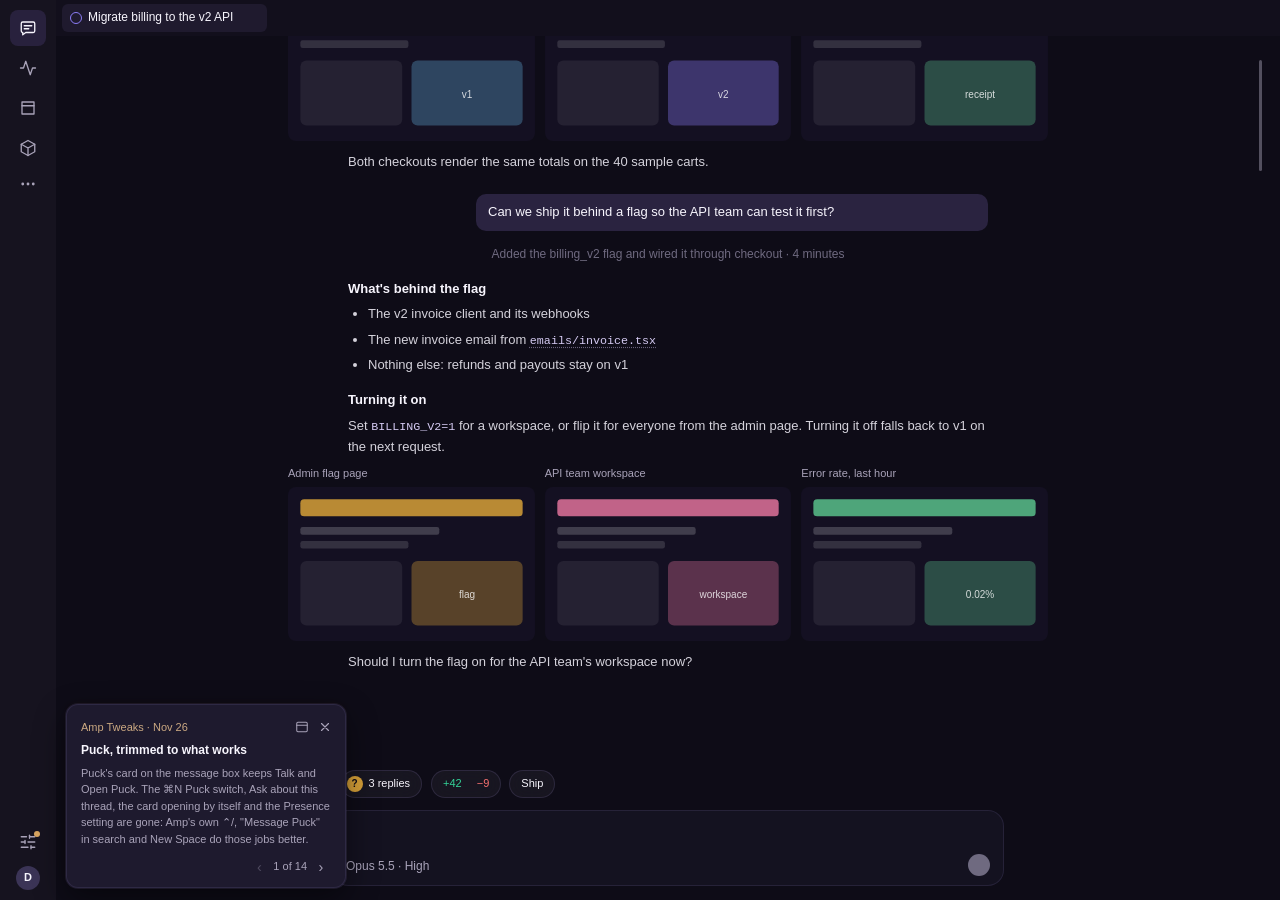
<file: tweaks/_thread-demo/index.html>
<!doctype html>
<html lang="en" class="dark">
<head>
<meta charset="utf-8">
<meta name="viewport" content="width=device-width, initial-scale=1">
<title>Thread tweaks demo</title>
<!-- The loader declares this layer first in Amp too, so `@layer amp-tweaks { … !important }` wins. -->
<style>@layer amp-tweaks;</style>
<link rel="stylesheet" href="/tweaks/_thread-demo/fake-thread.css">
</head>
<body>
<script type="module" src="/tweaks/_thread-demo/fake-thread.js"></script>
</body>
</html>
</file>
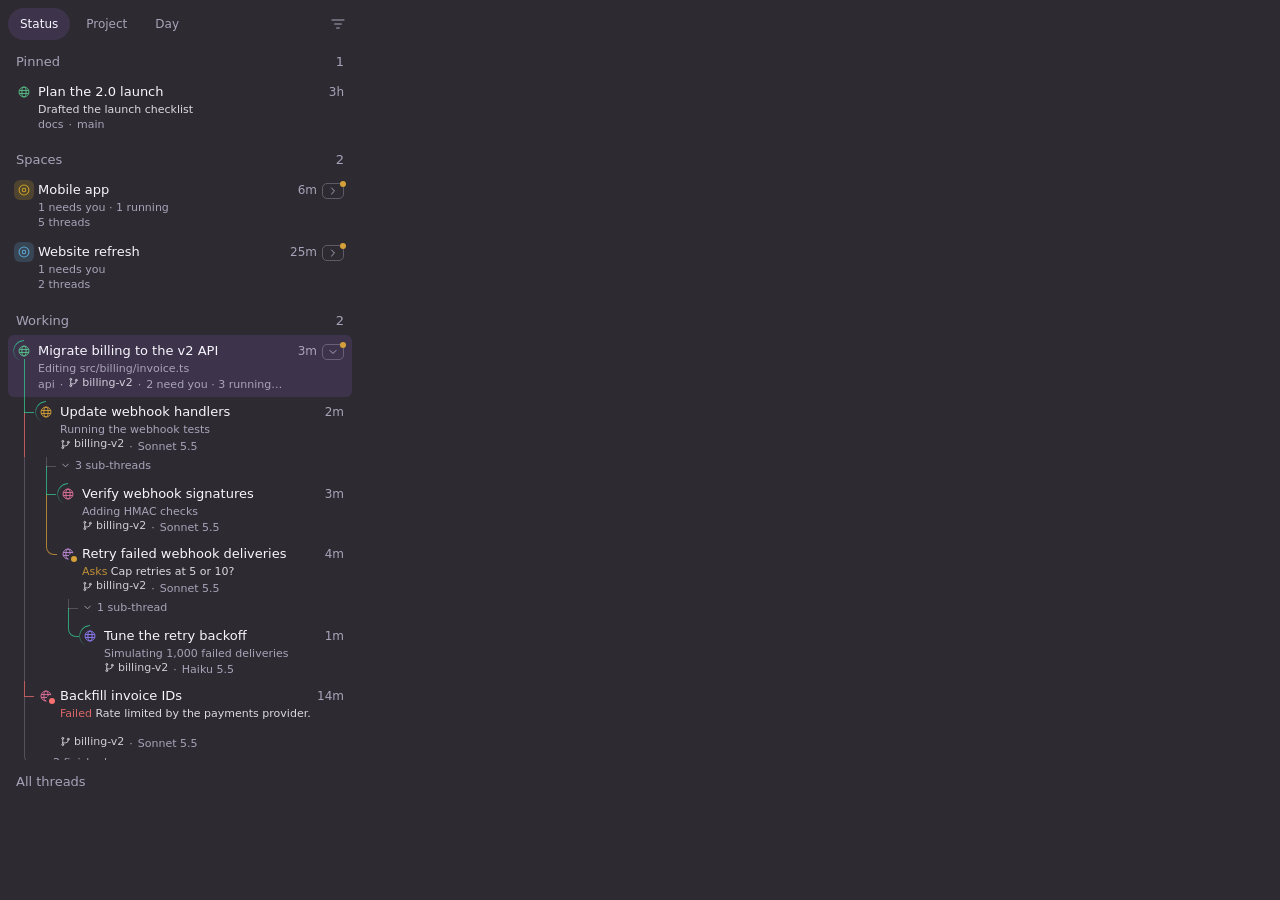
<file: tweaks/focus-sidebar/_demo/index.html>
<!doctype html>
<html lang="en" class="dark">
<head>
<meta charset="utf-8">
<meta name="viewport" content="width=device-width, initial-scale=1">
<title>Focus sidebar demo</title>
<link rel="stylesheet" href="fake-amp.css">
<link rel="stylesheet" href="../focus-sidebar.css">
</head>
<body>
<script type="module" src="fake-amp.js"></script>
</body>
</html>
</file>
<file: tweaks/_thread-demo/fake-thread.css>
/* Stand-ins for Amp's dark theme tokens and the few Amp classes the thread tweaks borrow (floating-control,
   the rail button, the quick-action entrance). Values are read from the Amp Mac app. */
:root {
  color-scheme: dark;
  --color-background: #0e0c17;
  --color-foreground: #f7f5fd;
  --color-muted-foreground: #a9a3b9;
  --color-accent: #876ada29;
  --color-accent-foreground: #f7f5fd;
  --color-primary: #f7f5fd;
  --color-primary-foreground: #0e0c17;
  --color-popover: #1e1a2e;
  --color-popover-foreground: #f7f5fd;
  --color-border: #a592e51f;
  --color-ring: #876ada;
  --color-terminal-bright-blue: #5fa8d3;
  --color-warning: #d6a038;
  --color-success: #34d399;
  --color-destructive: #f87171;
  --shadow-popover: 0 0 0 1px #a592e51f, 0 12px 32px rgb(0 0 0 / 0.45);
  --radius-sm: 0.25rem;
  --radius-md: 0.375rem;
  --text-xs: 0.6875rem;
  --text-sm: 0.75rem;
  --text-base: 0.8125rem;
  --thread-column-max-width: 42rem;
  --font-mono: ui-monospace, "SF Mono", Menlo, monospace;
  --animate-quick-action-in: quick-action-in .28s cubic-bezier(.2, .9, .3, 1) backwards;
}
@keyframes quick-action-in { 0% { opacity: 0; translate: -12px; } 100% { opacity: 1; translate: none; } }

* { box-sizing: border-box; }
html, body { height: 100%; margin: 0; }
body { display: flex; background: var(--color-background); color: #d4d2db; font: 13px/1.6 -apple-system, BlinkMacSystemFont, "Segoe UI", Roboto, sans-serif; -webkit-font-smoothing: antialiased; overflow: hidden; }
button { font: inherit; color: inherit; background: none; border: 0; padding: 0; }
svg { display: block; }

/* ---------- Amp's left rail ---------- */
[data-primary-navigation-rail] { flex: none; width: 56px; display: flex; flex-direction: column; align-items: center; padding: 10px 0; background: #16131f; }
[data-primary-navigation-rail] ul { list-style: none; margin: 0; padding: 0; display: flex; flex-direction: column; align-items: center; gap: 4px; }
.amp-rail-btn { display: grid; place-items: center; width: 36px; height: 36px; border-radius: 8px; color: var(--color-muted-foreground); cursor: pointer; }
.amp-rail-btn:hover, .amp-rail-btn[data-active="true"] { background: var(--color-accent); color: var(--color-foreground); }
.amp-rail-icon { display: grid; place-items: center; width: 20px; height: 20px; }
.amp-rail-icon svg { width: 18px; height: 18px; }
[data-rail-more-area] { flex: 1; }
[data-rail-footer] { display: flex; flex-direction: column; align-items: center; gap: 6px; padding-top: 8px; }
.amp-avatar { width: 24px; height: 24px; border-radius: 50%; display: grid; place-items: center; background: #3b3456; color: var(--color-foreground); font-size: 11px; font-weight: 600; }

/* ---------- the thread pane ---------- */
.pane { flex: 1; min-width: 0; display: flex; flex-direction: column; }
.tabbar { flex: none; height: 36px; display: flex; align-items: center; gap: 8px; padding: 0 14px; color: var(--color-foreground); font-size: 12px; background: #120f1c; }
.tabbar .orb { flex: none; width: 12px; height: 12px; border-radius: 50%; border: 1.5px solid #8b7cf6; }
/* Amp's tab row: its tab for the conversation, in a scrolling row the thread tabs share. */
.tabbar { padding: 0 6px; }
.tabbar [data-thread-file-tab-list], .tabbar [role="tablist"] { display: flex; min-width: 0; flex: 1; height: 100%; }
.thread-scrollable-tabs-scroll { display: flex; align-items: center; gap: 4px; min-width: 0; flex: 1; overflow-x: auto; scrollbar-width: none; }
.agent-tab { display: flex; flex-shrink: 0; align-items: center; max-width: 13rem; height: 28px; border-radius: 6px; background: #1f1a2e; }
.agent-tab button { display: flex; align-items: center; gap: 6px; min-width: 0; height: 100%; padding: 0 34px 0 8px; font-size: 12px; font-weight: 500; color: var(--color-foreground); }
.truncate { overflow: hidden; text-overflow: ellipsis; white-space: nowrap; }
/* ?sidebar: Amp's thread list. */
.amp-list { flex: none; width: 240px; display: flex; flex-direction: column; gap: 2px; padding: 44px 8px 8px; border-right: 1px solid var(--color-border); background: #110e1b; }
.amp-list a { display: flex; align-items: center; gap: 8px; height: 30px; padding: 0 10px; border-radius: 6px; color: var(--color-muted-foreground); text-decoration: none; font-size: 12.5px; }
.amp-list a[aria-current] { background: #1f1a2e; color: var(--color-foreground); }
.amp-list [data-title-text] { flex: 1; min-width: 0; overflow: hidden; text-overflow: ellipsis; white-space: nowrap; }
[data-thread-row-unread-badge] { width: 6px; height: 6px; border-radius: 50%; background: #5fa8d3; }
.opacity-0 { opacity: 0; }
.transcript { position: relative; flex: 1; min-height: 0; }
[data-thread-transcript-scroll] { position: absolute; inset: 0; overflow-y: auto; scrollbar-width: none; }
[data-transcript-entry-list] { max-width: var(--thread-column-max-width); margin: 0 auto; padding: 20px 16px 0; display: grid; gap: 14px; }
[data-thread-transcript-end-spacer] { height: 140px; }
[data-transcript-user-message-content] { margin-left: auto; max-width: 80%; padding: 8px 12px; border-radius: 10px; background: #2a2340; color: var(--color-foreground); }
[data-transcript-markdown] h3 { margin: 14px 0 4px; color: var(--color-foreground); font-size: 13px; font-weight: 600; }
[data-transcript-markdown] p { margin: 0 0 8px; line-height: 1.55; }
[data-transcript-markdown] ul { margin: 0 0 8px; padding-left: 20px; }
[data-transcript-markdown] li { margin: 0 0 4px; line-height: 1.55; }
[data-transcript-markdown] code { font: 0.9em var(--font-mono); background: #ffffff12; padding: 1px 5px; border-radius: 4px; color: var(--color-foreground); }
.run { color: #6f6a80; font-size: 12px; text-align: center; margin: 2px 0; }
[data-transcript-gallery] { display: grid; grid-template-columns: repeat(3, 1fr); gap: 10px; margin: 8px -60px 10px; }
[data-transcript-gallery] img { width: 100%; border-radius: 8px; display: block; }
[data-transcript-gallery] figcaption { font-size: 11px; color: var(--color-muted-foreground); margin-bottom: 4px; }
[data-transcript-gallery] figure { margin: 0; }

/* Amp's floating layer above the composer, holding the quick actions. */
[data-transcript-bottom-overlay] { position: absolute; inset: auto 0 12px; z-index: 20; display: flex; flex-direction: column; align-items: center; gap: 8px; pointer-events: none; }
.overlay-inner { display: flex; width: 100%; max-width: var(--thread-column-max-width); padding: 0 12px 0 9px; pointer-events: none; }
[data-thread-quick-action-row] { position: relative; display: flex; min-width: 0; margin-right: auto; pointer-events: auto; }
[data-thread-quick-action-scroller] { display: flex; gap: 8px; min-width: 0; overflow-x: auto; scrollbar-width: none; margin: -8px; padding: 8px; mask-image: linear-gradient(90deg, #000 calc(100% - 24px), transparent); }
[data-thread-quick-action-scroller] > * { flex-shrink: 0; animation: var(--animate-quick-action-in); }
[data-thread-quick-action-scroller] > :nth-child(2) { animation-delay: 35ms; }
[data-thread-quick-action-scroller] > :nth-child(3) { animation-delay: 70ms; }
[data-thread-quick-action-scroller] > :nth-child(n+4) { animation-delay: 105ms; }
.contents { display: contents; }
.floating-control { position: relative; display: inline-flex; align-items: center; height: 28px; gap: 6px; padding: 0 12px 0 6px; border-radius: 9999px; background: #ffffff0b; box-shadow: inset 0 0 0 1px #a592e526; backdrop-filter: blur(12px); color: var(--color-foreground); font-size: var(--text-xs); white-space: nowrap; max-width: 18rem; cursor: pointer; }
.floating-control:hover { background: #ffffff14; }
.floating-control.plain { padding: 0 12px; }
.reply-icon { display: inline-grid; place-items: center; width: 16px; height: 16px; flex: none; border-radius: 50%; background: var(--color-primary); color: var(--color-primary-foreground); }
.reply-icon svg { width: 10px; height: 10px; }
.truncate { min-width: 0; overflow: hidden; text-overflow: ellipsis; }
.diff .g { color: var(--color-success); } .diff .r { color: var(--color-destructive); }
/* Amp's own full-text copy of a reply on hover (the tweak hides it). */
[data-suggestion-reply-expanded] { position: fixed; z-index: 50; display: flex; align-items: center; gap: 6px; height: 28px; padding: 0 12px 0 6px; border-radius: 9999px; background: #2a2540; box-shadow: 0 0 0 1px #ffffff2e, 0 4px 12px rgb(0 0 0 / 0.45); color: var(--color-foreground); font-size: var(--text-xs); white-space: nowrap; pointer-events: none; }

.composer-wrap { flex: none; display: flex; justify-content: center; padding: 0 16px 14px; }
.composer { width: 100%; max-width: var(--thread-column-max-width); height: 76px; border-radius: 16px; background: #141220; box-shadow: inset 0 0 0 1px var(--color-border); display: flex; align-items: flex-end; justify-content: space-between; padding: 10px 14px; color: var(--color-muted-foreground); font-size: 12px; }
.composer .send { width: 22px; height: 22px; border-radius: 50%; background: #6f6a80; }
.notice { padding: 12px 14px; border-radius: 12px; box-shadow: inset 0 0 0 1px var(--color-border); color: var(--color-muted-foreground); font-size: 12px; }
.notice-title { color: var(--color-foreground); font-size: 11px; font-weight: 600; margin-bottom: 2px; }
.notice-title::before { content: ""; display: inline-block; width: 6px; height: 6px; margin-right: 6px; border-radius: 50%; background: var(--color-destructive); }
</file>
<file: tweaks/focus-sidebar/_demo/fake-amp.css>
/* Stand-ins for Amp's dark theme tokens and the few Amp classes the focus sidebar borrows (chips, toggle, menu).
   Values are read from the Amp Mac app; the sidebar's own look comes from tweaks/focus-sidebar/focus-sidebar.css. */
:root {
  color-scheme: dark;
  --color-background: #0e0c17;
  --color-foreground: #f7f5fd;
  --color-muted-foreground: #a9a3b9;
  --color-accent: #876ada29;
  --color-success: #34d399;
  --color-warning: #d6a038;
  --color-destructive: #f87171;
  --color-border: #a592e51f;
  --color-ring: #876ada;
  --color-popover: #221f2a;
  --color-popover-foreground: #f7f5fd;
  --color-terminal-bright-blue: #60a5fa;
  --text-xs: 0.6875rem;
  --text-xs--line-height: 0.85rem;
  --text-sm: 0.75rem;
  --text-sm--line-height: 1rem;
  --text-base: 0.8125rem;
  --text-base--line-height: 1.25rem;
  --animate-running-icon-pulse: amp-pulse 1.6s ease-in-out infinite;
}
@keyframes amp-pulse { 50% { opacity: 0.4; } }

body {
  margin: 0;
  background: #2e2a31;
  color: #d4d2db;
  font: 13px/20px system-ui, -apple-system, BlinkMacSystemFont, "Segoe UI", Roboto, sans-serif;
  -webkit-font-smoothing: antialiased;
}
button { font: inherit; color: inherit; background: none; border: 0; padding: 0; }
.relative { position: relative; }
.opacity-0 { opacity: 0; }

[data-demo-window] { width: 360px; height: 800px; display: flex; background: #2e2a31; }
[data-slot="sidebar"] { display: flex; flex-direction: column; width: 100%; height: 100%; overflow: hidden; }
[data-sidebar="group"] { flex: 1; min-height: 0; overflow: hidden; }

/* Amp's header: activity chips and the filter button. */
.thread-scrollable-tabs-container { display: flex; align-items: center; padding-right: 0.5rem; }
.amp-tabs { display: flex; align-items: center; flex: 1; min-width: 0; padding: 0.5rem; }
.amp-chip {
  position: relative;
  display: inline-flex;
  align-items: center;
  gap: 0.25rem;
  height: 1.75rem;
  padding: 0 0.375rem;
  border-radius: 9999px;
  font-size: var(--text-sm);
  color: var(--color-muted-foreground);
}
.amp-chip[data-active="true"] { background: var(--color-accent); color: var(--color-foreground); }
.amp-chip-fill { display: none; }
.amp-chip [data-dot] { position: absolute; top: 0.25rem; right: -0.125rem; width: 0.3125rem; height: 0.3125rem; border-radius: 50%; background: var(--color-terminal-bright-blue); }
.amp-icon-btn { display: grid; place-items: center; width: 1.75rem; height: 1.75rem; border-radius: 0.375rem; color: var(--color-muted-foreground); }
.amp-icon-btn svg { width: 1rem; height: 1rem; }

/* Amp's own thread list. */
[data-testid="sidebar-thread-list"] { padding: 0 0.5rem; }
[data-testid="sidebar-list-search"] { display: none; }
[data-amp-heading] { display: flex; align-items: center; gap: 0.5rem; padding: 0 0.5rem; margin: 0.75rem 0 0.25rem; color: var(--color-muted-foreground); }
[data-amp-heading]::after { content: ""; flex: 1; height: 1px; background: var(--color-border); }
a[data-sidebar-thread-id] { display: flex; align-items: flex-start; gap: 0.375rem; padding: 0.375rem 0.5rem; border-radius: 0.375rem; color: inherit; text-decoration: none; }
a[data-sidebar-thread-id][data-active="true"] { background: var(--color-accent); }
[data-sidebar-subthreads-of] { position: relative; margin-left: 1rem; }
[data-sidebar-subthreads-of]::before { content: ""; position: absolute; left: 0; top: 0; bottom: 0.5rem; width: 1px; background: var(--color-border); }
[data-thread-row-icon] { position: relative; display: flex; flex: none; width: 1rem; height: 1.25rem; align-items: center; justify-content: center; }
[data-thread-row-icon] svg { width: 0.875rem; height: 0.875rem; }
[data-thread-row-unread-badge] { position: absolute; top: 0.1875rem; right: -0.125rem; width: 0.375rem; height: 0.375rem; border-radius: 50%; background: var(--color-terminal-bright-blue); }
[data-amp-text] { display: flex; flex-direction: column; flex: 1; min-width: 0; }
[data-title-text], [data-thread-row-status-line] { overflow: hidden; text-overflow: ellipsis; white-space: nowrap; }
[data-thread-row-status-line] { font-size: var(--text-xs); line-height: var(--text-xs--line-height); color: var(--color-muted-foreground); }
a[data-sidebar-thread-id]:not([data-active="true"]) > .amp-toggle { display: none; }

/* Amp's sub-thread toggle (its classes are copied onto the focus sidebar's toggle). */
.amp-toggle {
  position: relative;
  display: flex;
  flex: none;
  align-items: center;
  justify-content: center;
  width: 1.375rem;
  height: 1rem;
  margin-top: 0.125rem;
  border-radius: 5px;
  border: 1px solid color-mix(in srgb, var(--color-muted-foreground) 40%, transparent);
  color: var(--color-muted-foreground);
}
.amp-toggle svg { width: 0.75rem; height: 0.75rem; }

/* Amp's dropdown menu (classes copied onto the filter menu). */
.amp-menu {
  background: var(--color-popover);
  color: var(--color-popover-foreground);
  border: 1px solid var(--color-border);
  border-radius: 0.5rem;
  box-shadow: 0 12px 32px rgb(0 0 0 / 0.4);
}
.amp-menu-item { padding: 0.375rem 0.5rem; border-radius: 0.3125rem; font-size: var(--text-base); line-height: var(--text-base--line-height); }
.amp-menu-sep { height: 1px; margin: 0.25rem -0.3125rem; background: var(--color-border); }
</file>
<file: tweaks/focus-sidebar/focus-sidebar.css>
/* Focus sidebar v4 — Amp tokens and type scale throughout. Grid matches Amp's rows:
   0.5rem inset → 1rem icon column → 0.375rem gap → text (x=72 / x=94 at default scale). */

/* Focus mode hides Amp's thread list and activity row by structure (:has), so a list Amp recreates is hidden instantly too. */
/* Only while our container exists: if the tweak fails to start, Amp's own list stays visible (fail open). */
/* Amp's thread search lives inside that list: while it's open, only Amp's search box shows; the matches render as our rows. */
html[data-amp-focus="on"] [data-slot="sidebar"]:has([data-amp-focus-root]):not(:has([data-testid="sidebar-list-search"][data-open="true"])) [data-sidebar="group"]:has([data-testid="sidebar-thread-list"]),
html[data-amp-focus="on"] [data-slot="sidebar"]:has([data-amp-focus-root]) :has(> .thread-scrollable-tabs-container [data-sidebar-activity-filter-running]),
html[data-amp-focus="on"] [data-slot="sidebar"]:has([data-amp-focus-root]) [data-testid="sidebar-thread-list"] > :not([data-testid="sidebar-list-search"]) {
  display: none !important;
}
html[data-amp-focus="on"] [data-slot="sidebar"]:has([data-amp-focus-root]) [data-sidebar="group"]:has([data-testid="sidebar-thread-list"]) { flex: none; }
[data-amp-focus-root][data-searching] [data-amp-focus-header] { display: none; }

[data-amp-focus-root] {
  --ease-out: cubic-bezier(0.22, 1, 0.36, 1);
  --ease-in-out: cubic-bezier(0.4, 0, 0.2, 1);
  --row-x: 0.5rem;
  --icon-w: 1rem;
  --gap: 0.375rem;
  display: flex;
  flex-direction: column;
  flex: 1;
  min-height: 0;
  color: var(--color-foreground);
}
html:not([data-amp-focus="on"]) [data-amp-focus-root] { flex: none; }
html:not([data-amp-focus="on"]) [data-amp-focus-root] > :not([data-amp-focus-footer]) { display: none !important; }

/* Header: Amp's own tab row + chips and Amp's filter button (classes copied from Amp at runtime). */
[data-amp-focus-root] { position: relative; }
[data-amp-focus-header] { flex: none; display: flex; align-items: center; padding-right: var(--row-x); }
[data-amp-focus-header][hidden] { display: none; }
[data-amp-focus-modes] { flex: 1; min-width: 0; gap: 0.25rem !important; align-items: center; }
/* Amp's chip classes are tuned for count chips (h-7, px-1.5, 11px); label-only pills need their own box to centre. */
[data-amp-focus-modes] [data-mode] {
  display: inline-flex;
  align-items: center;
  justify-content: center;
  height: 2rem;
  padding: 0 0.75rem;
  font-size: var(--text-sm);
  line-height: 1;
}
[data-amp-focus-modes] [data-chip-label] { display: block; line-height: 1; }
[data-filter-btn] { align-self: center; }
[data-filter-btn] { position: relative; flex: none; }
[data-filter-btn][data-filtered]::after {
  content: "";
  position: absolute;
  top: 0.25rem;
  right: 0.25rem;
  width: 0.3125rem;
  height: 0.3125rem;
  border-radius: 50%;
  background: var(--color-terminal-bright-blue);
}

[data-amp-focus-list] {
  position: relative;
  flex: 1;
  min-height: 0;
  overflow-y: auto;
  overflow-x: hidden;
  padding: 0 var(--row-x) 0.5rem;
}

/* Section heading — same box as Amp's sidebar-thread-heading. */
[data-amp-focus-heading] {
  display: flex;
  align-items: center;
  gap: 0.5rem;
  padding: 0 var(--row-x);
  margin: 0.75rem 0 0.25rem;
  font-size: var(--text-base);
  line-height: var(--text-base--line-height);
  color: var(--color-muted-foreground);
}
[data-amp-focus-group]:first-child [data-amp-focus-heading] { margin-top: 0.25rem; }
[data-heading-title] { min-width: 0; overflow: hidden; text-overflow: ellipsis; white-space: nowrap; }
[data-amp-focus-heading] [data-count] { margin-left: auto; font-variant-numeric: tabular-nums; }

/* ---------- item ---------- */
[data-amp-focus-item] { position: relative; --reveal: 0; }

[data-amp-focus-row] {
  position: relative;
  display: grid;
  grid-template-columns: var(--icon-w) minmax(0, 1fr) auto;
  column-gap: var(--gap);
  row-gap: 0.0625rem;
  padding: 0.375rem var(--row-x) 0.4375rem;
  border-radius: 0.375rem;
  color: inherit;
  text-decoration: none;
  cursor: default;
  transition: transform 420ms var(--ease-out), background-color 140ms var(--ease-out);
}
[data-amp-focus-item][data-swiping] > [data-amp-focus-row] { transition: background-color 140ms var(--ease-out); }
@media (pointer: fine) {
  [data-amp-focus-row]:hover { background: var(--color-accent); }
}
[data-amp-focus-row][data-active] { background: var(--color-accent); }
[data-amp-focus-row]:focus-visible { outline: 2px solid var(--color-ring); outline-offset: -2px; }

/* Icon: Amp's thread / Space icon with a state badge in a masked notch. */
[data-amp-focus-row] [data-icon] {
  grid-row: 1;
  position: relative;
  display: flex;
  align-items: center;
  justify-content: center;
  height: var(--text-base--line-height);
  color: var(--color-muted-foreground);
}
[data-icon-art] { display: inline-flex; width: 0.875rem; height: 0.875rem; }
[data-icon-art] > *, [data-icon-art] svg, [data-icon-art] img { width: 0.875rem; height: 0.875rem; }
[data-badge] {
  position: absolute;
  right: -0.0625rem;
  bottom: 0.125rem;
  width: 0.375rem;
  height: 0.375rem;
  border-radius: 50%;
  display: none;
}
[data-amp-focus-row]:is([data-kind="approve"], [data-kind="asking"], [data-kind="failed"], [data-kind="stalled"], [data-kind="review"]) [data-badge] { display: block; }
[data-amp-focus-row]:is([data-kind="approve"], [data-kind="asking"], [data-kind="failed"], [data-kind="stalled"], [data-kind="review"]) [data-icon-art] {
  -webkit-mask: radial-gradient(circle at calc(100% - 0.125rem) calc(100% - 0.1875rem), transparent 0.275rem, #000 0.31rem);
          mask: radial-gradient(circle at calc(100% - 0.125rem) calc(100% - 0.1875rem), transparent 0.275rem, #000 0.31rem);
}
[data-amp-focus-row][data-kind="approve"] [data-badge], [data-amp-focus-row][data-kind="asking"] [data-badge], [data-amp-focus-row][data-kind="stalled"] [data-badge] { background: var(--color-warning); }
[data-amp-focus-row][data-kind="failed"] [data-badge] { background: var(--color-destructive); }
[data-amp-focus-row][data-kind="review"] [data-badge] { background: var(--color-terminal-bright-blue); }
[data-amp-focus-row][data-kind="working"] [data-icon-art] { animation: var(--animate-running-icon-pulse); }

/* Text */
[data-amp-focus-row] [data-title] {
  grid-column: 2;
  font-size: var(--text-base);
  line-height: var(--text-base--line-height);
  white-space: nowrap;
  overflow: hidden;
  text-overflow: ellipsis;
}
[data-amp-focus-row][data-kind="parent"] [data-title] { color: var(--color-foreground); }
[data-trail] {
  grid-column: 3;
  display: flex;
  align-items: center;
  gap: 0.375rem;
  padding-left: 0.5rem;
  height: var(--text-base--line-height);
  transition: opacity 160ms var(--ease-out);
}
/* Fixed slot = hover tray width, so revealing the tray never reflows the title (no jitter). */
[data-time] {
  width: 2.875rem;
  transition: opacity 160ms var(--ease-out);
  text-align: right;
  font-size: var(--text-sm);
  line-height: var(--text-sm--line-height);
  font-variant-numeric: tabular-nums;
  color: var(--color-muted-foreground);
}
[data-amp-focus-row] [data-context],
[data-amp-focus-row] [data-meta] {
  grid-column: 2 / 4;
  min-width: 0;
  font-size: var(--text-xs);
  line-height: var(--text-xs--line-height);
}
[data-amp-focus-row] [data-context] {
  display: -webkit-box;
  -webkit-line-clamp: 2;
  -webkit-box-orient: vertical;
  overflow: hidden;
  color: var(--color-foreground);
  opacity: 0.86;
}
[data-amp-focus-row] [data-context] b { font-weight: 500; }
[data-amp-focus-row][data-kind="approve"] [data-context] b, [data-amp-focus-row][data-kind="asking"] [data-context] b, [data-amp-focus-row][data-kind="stalled"] [data-context] b { color: var(--color-warning); }
[data-amp-focus-row][data-kind="failed"] [data-context] b { color: var(--color-destructive); }
[data-amp-focus-row][data-kind="review"] [data-context] b { color: var(--color-terminal-bright-blue); }
[data-amp-focus-row]:is([data-kind="working"], [data-kind="parent"]) [data-context] {
  -webkit-line-clamp: 1;
  color: var(--color-muted-foreground);
  opacity: 1;
}
[data-amp-focus-row] [data-meta] {
  white-space: nowrap;
  overflow: hidden;
  text-overflow: ellipsis;
  color: var(--color-muted-foreground);
}

/* ---------- family toggle: Amp's sub-thread pill (classes from Amp) + live state dot ---------- */
[data-family-toggle] { position: relative; }
[data-family-toggle] svg {
  width: 0.75rem;
  height: 0.75rem;
  transform: rotate(-90deg);
  transition: transform 260ms var(--ease-out);
}
[data-amp-focus-item][data-expanded] [data-family-toggle] svg { transform: rotate(0deg); }
[data-family-toggle][data-tone]::before {
  content: "";
  position: absolute;
  top: -0.1875rem;
  right: -0.1875rem;
  width: 0.375rem;
  height: 0.375rem;
  border-radius: 50%;
  background: var(--color-muted-foreground);
}
[data-family-toggle][data-tone="needs"]::before { background: var(--color-warning); }
[data-family-toggle][data-tone="working"]::before { background: var(--color-foreground); animation: var(--animate-running-icon-pulse); }

/* Children: indented so their icons sit on the parent's title column; height animates open. */
[data-family] {
  display: grid;
  grid-template-rows: 0fr;
  transition: grid-template-rows 300ms var(--ease-out);
}
[data-amp-focus-item][data-expanded] > [data-family] { grid-template-rows: 1fr; }
[data-family-inner] {
  min-height: 0;
  overflow: hidden;
  visibility: hidden;
  transition: opacity 200ms var(--ease-out), visibility 0s linear 300ms;
  padding-left: calc(var(--icon-w) + var(--gap));
  opacity: 0;
}
[data-amp-focus-item][data-expanded] [data-family-inner] { opacity: 1; visibility: visible; transition: opacity 200ms var(--ease-out) 60ms, visibility 0s; }
[data-amp-focus-child] [data-amp-focus-row] { padding-top: 0.3125rem; padding-bottom: 0.375rem; }
[data-family-finished] {
  padding: 0.125rem var(--row-x) 0.375rem calc(var(--row-x) + var(--icon-w) + var(--gap));
  font-size: var(--text-xs);
  line-height: var(--text-xs--line-height);
  color: var(--color-muted-foreground);
}

/* ---------- action tray: hover reveals over the trail; a swipe opens full-height tiles (Mail-style) ---------- */
/* Hover tray sits exactly in the time slot (which widens to fit it), so the family toggle stays clickable. */
[data-amp-focus-actions] {
  position: absolute;
  z-index: 1;
  top: 0.375rem;
  right: var(--row-x);
  display: flex;
  gap: 0.125rem;
  pointer-events: none;
}
[data-amp-focus-actions] button {
  all: unset;
  display: grid;
  place-items: center;
  width: 1.375rem;
  height: var(--text-base--line-height);
  border-radius: 0.3125rem;
  color: var(--color-muted-foreground);
  opacity: var(--reveal);
  transform: translateX(calc((1 - var(--reveal)) * 0.875rem)) scale(calc(0.85 + var(--reveal) * 0.15));
  transition: opacity 220ms var(--ease-out), transform 320ms var(--ease-out), background-color 120ms linear, color 120ms linear;
}
[data-amp-focus-actions] button svg { width: 0.875rem; height: 0.875rem; }
[data-amp-focus-actions] button:hover { color: var(--color-foreground); background: var(--color-accent); }
[data-amp-focus-actions] button:focus-visible { outline: 2px solid var(--color-ring); outline-offset: 1px; }

@media (pointer: fine) {
  [data-amp-focus-item]:has(> [data-amp-focus-row]:hover, > [data-amp-focus-actions]:hover):not([data-swiping]) { --reveal: 1; }
  [data-amp-focus-item]:has(> [data-amp-focus-row]:hover, > [data-amp-focus-actions]:hover) > [data-amp-focus-actions] { pointer-events: auto; }
  [data-amp-focus-item]:has(> [data-amp-focus-row]:hover, > [data-amp-focus-actions]:hover):not([data-swiping]) > [data-amp-focus-actions] button:first-child { transition-delay: 40ms, 40ms, 0ms, 0ms; }
  [data-amp-focus-item]:has(> [data-amp-focus-row]:hover, > [data-amp-focus-actions]:hover):not([data-swiping]) > [data-amp-focus-row] [data-time] { opacity: 0; }
}
[data-amp-focus-item][data-open] { --reveal: 1; }
[data-amp-focus-item][data-open] > [data-amp-focus-actions] { pointer-events: auto; }
[data-amp-focus-item]:is([data-swiping], [data-open]) > [data-amp-focus-row] [data-trail] { opacity: 0; }
[data-amp-focus-item][data-swiping] > [data-amp-focus-actions] button { transition: background-color 120ms linear; }
[data-amp-focus-item]:is([data-swiping], [data-open]) > [data-amp-focus-actions] {
  top: 0;
  right: 0;
  height: calc(var(--text-base--line-height) + 2 * var(--text-xs--line-height) + 0.875rem);
  gap: 0.25rem;
  padding: 0.1875rem 0;
}
[data-amp-focus-item]:is([data-swiping], [data-open]) > [data-amp-focus-actions] button {
  width: 2.125rem;
  height: auto;
  border-radius: 0.375rem;
  background: var(--color-accent);
  color: var(--color-foreground);
}
[data-amp-focus-item][data-open] > [data-amp-focus-row] { background: transparent; }
[data-amp-focus-item][data-commit] [data-act="archive"] {
  transform: scale(1.12);
  transition: transform 220ms var(--ease-out), background-color 120ms linear;
}

[data-amp-focus-empty] {
  padding: 0.5rem calc(var(--row-x) * 2) 0;
  font-size: var(--text-base);
  line-height: var(--text-base--line-height);
  color: var(--color-muted-foreground);
}
[data-amp-focus-empty][hidden] { display: none; }

[data-amp-focus-footer] { flex: none; padding: 0.75rem calc(var(--row-x) * 2) 0.5rem; }
[data-amp-focus-footer] button {
  all: unset;
  font-size: var(--text-base);
  line-height: var(--text-base--line-height);
  color: var(--color-muted-foreground);
  transition: color 140ms var(--ease-out);
}
[data-amp-focus-footer] button:hover { color: var(--color-foreground); }
[data-amp-focus-footer] button:focus-visible { outline: 2px solid var(--color-ring); outline-offset: 2px; border-radius: 0.25rem; }

@media (prefers-reduced-motion: reduce) {
  [data-amp-focus-root] * { transition-duration: 0ms !important; animation: none !important; }
}

/* Branch / worktree markers in the meta line: only drawn when they differ from the default. */
[data-branch] {
  display: inline-flex;
  align-items: center;
  gap: 0.1875rem;
  color: var(--color-foreground);
  opacity: 0.8;
}
[data-branch] svg { width: 0.6875rem; height: 0.6875rem; flex: none; }

/* ---------- filter menu ---------- */
[data-amp-focus-menu] {
  position: absolute;
  z-index: 50;
  top: 2.5rem;
  right: var(--row-x);
  min-width: 13rem;
  max-height: min(32rem, 70vh);
  overflow-y: auto;
  opacity: 0;
  transform: translateY(-0.25rem) scale(0.98);
  transform-origin: top right;
  transition: opacity 140ms var(--ease-out), transform 180ms var(--ease-out);
}
[data-amp-focus-menu][data-show] { opacity: 1; transform: none; }
[data-amp-focus-menu][hidden] { display: none; }
[data-amp-focus-menu] { padding: 0.3125rem !important; }
[data-amp-focus-menu] [data-f] { display: flex; align-items: center; gap: 0.5rem; width: 100%; text-align: start; padding-inline: 0.625rem !important; }
[data-amp-focus-menu] [data-check] { display: inline-grid; place-items: center; width: 0.875rem; height: 0.875rem; flex: none; }
[data-amp-focus-menu] [data-check] svg { width: 0.875rem; height: 0.875rem; }
[data-amp-focus-menu] [data-label] { flex: 1; min-width: 0; overflow: hidden; text-overflow: ellipsis; white-space: nowrap; }
[data-amp-focus-menu] [data-hint] { margin-left: auto; color: var(--color-muted-foreground); font-variant-numeric: tabular-nums; }
/* Headings align with item labels: item inset + tick column + gap. */
[data-menu-heading] {
  padding: 0.375rem 0.625rem 0.125rem calc(0.625rem + 0.875rem + 0.5rem);
  font-size: var(--text-xs);
  line-height: var(--text-xs--line-height);
  color: var(--color-muted-foreground);
}

/* Token fallback until Amp's own menu classes have been seen; layered so Amp's classes win once applied. */
@layer amp-tweaks {
  [data-amp-focus-menu] {
    padding: 0.25rem;
    border-radius: 0.625rem;
    border: 1px solid var(--color-border);
    background: var(--color-popover);
    color: var(--color-popover-foreground);
    box-shadow: 0 0.75rem 2rem rgb(0 0 0 / 0.35);
  }
  [data-amp-focus-menu] [data-f] {
    all: unset;
    box-sizing: border-box;
    padding: 0.25rem 0.5rem;
    border-radius: 0.375rem;
    font-size: var(--text-base);
    line-height: var(--text-base--line-height);
    cursor: default;
  }
  [data-amp-focus-menu] [data-f]:hover, [data-amp-focus-menu] [data-f]:focus-visible { background: var(--color-accent); }
  [data-amp-focus-menu] [data-sep] { height: 1px; margin: 0.25rem 0.5rem; background: var(--color-border); }
}

/* ---------- toast (archive + undo) ---------- */
[data-amp-focus-toast] {
  position: absolute;
  z-index: 40;
  left: 0;
  right: 0;
  bottom: 2.75rem;
  display: flex;
  align-items: center;
  gap: 0.75rem;
  margin: 0.25rem var(--row-x) 0;
  padding: 0.5rem 0.75rem;
  border-radius: 0.5rem;
  border: 1px solid var(--color-border);
  background: var(--color-popover);
  color: var(--color-popover-foreground);
  font-size: var(--text-sm);
  line-height: var(--text-sm--line-height);
  opacity: 0;
  transform: translateY(0.5rem);
  transition: opacity 220ms var(--ease-out), transform 280ms var(--ease-out);
}
[data-amp-focus-toast][data-show] { opacity: 1; transform: none; }
[data-amp-focus-toast][hidden] { display: none; }
[data-toast-text] { flex: 1; min-width: 0; overflow: hidden; text-overflow: ellipsis; white-space: nowrap; }
[data-toast-extra] { color: var(--color-muted-foreground); }
[data-amp-focus-toast] [data-undo] {
  all: unset;
  font-weight: 500;
  color: var(--color-foreground);
  cursor: default;
}
[data-amp-focus-toast] [data-undo]:hover { text-decoration: underline; }

/* ---------- the void an archived row is pulled into ---------- */
[data-amp-void] {
  position: absolute;
  z-index: 2;
  width: 1.75rem;
  height: 1.75rem;
  border-radius: 50%;
  pointer-events: none;
  background: radial-gradient(circle, rgb(0 0 0 / 0.75) 0 28%, rgb(0 0 0 / 0.28) 52%, transparent 70%);
}

[data-family][hidden] { display: none; }

/* Menu: the view it applies to. */
[data-menu-title] {
  padding: 0.375rem 0.625rem 0.25rem;
  font-size: var(--text-sm);
  line-height: var(--text-sm--line-height);
  font-weight: 500;
  color: var(--color-foreground);
}

/* Row details (set from the filter menu as attributes on the sidebar root). */
[data-amp-focus-root][data-hide-time] [data-time] { visibility: hidden; }
[data-amp-focus-root][data-hide-badge] [data-badge] { display: none; }
[data-amp-focus-root][data-hide-badge] [data-icon-art] { -webkit-mask: none; mask: none; }
[data-amp-focus-root][data-density="compact"] [data-amp-focus-row] { padding-top: 0.25rem; padding-bottom: 0.3125rem; row-gap: 0; }
[data-amp-focus-root][data-density="compact"] [data-amp-focus-row] [data-context] { -webkit-line-clamp: 1; }
[data-amp-focus-root][data-density="compact"] [data-amp-focus-heading] { margin-top: 0.5rem; }

/* ---------- adapting to the sidebar's width (container queries; no JS on resize) ---------- */
[data-amp-focus-root] { container: focus-sidebar / inline-size; }

/* Meta pieces are separate spans with their own separator, so they can leave one at a time. */
[data-amp-focus-row] [data-mi] {
  display: inline-block;
  max-width: 16rem;
  overflow: hidden;
  text-overflow: ellipsis;
  white-space: nowrap;
  vertical-align: bottom;
  transition: max-width 280ms var(--ease-out), opacity 200ms var(--ease-out);
}
[data-amp-focus-row] [data-mi] + [data-mi]::before { content: "·"; padding: 0 0.3125rem; }

/* Lines and the time slot animate closed/open instead of popping. */
[data-amp-focus-row] [data-context] {
  max-height: calc(2 * var(--text-xs--line-height));
  transition: max-height 280ms var(--ease-out), opacity 200ms var(--ease-out);
}
[data-amp-focus-row] [data-meta] {
  max-height: var(--text-xs--line-height);
  transition: max-height 280ms var(--ease-out), opacity 200ms var(--ease-out);
}
[data-amp-focus-row] { transition: transform 420ms var(--ease-out), background-color 140ms var(--ease-out), padding 240ms var(--ease-out); }
[data-time] { transition: opacity 180ms var(--ease-out), width 260ms var(--ease-out); }
[data-amp-focus-modes] [data-mode] { transition: padding 240ms var(--ease-out); }

/* "Fade out details": lowest-priority labels leave first, and come back as the sidebar widens. */
@container focus-sidebar (max-width: 21rem) {
  [data-amp-focus-root]:not([data-fit="all"]) [data-mi="model"] { max-width: 0; opacity: 0; }
}
@container focus-sidebar (max-width: 17.5rem) {
  [data-amp-focus-root]:not([data-fit="all"]) [data-amp-focus-row] [data-meta] { max-height: 0; opacity: 0; }
  [data-amp-focus-modes] [data-mode] { padding: 0 0.5rem; }
}
@container focus-sidebar (max-width: 14rem) {
  [data-amp-focus-root]:not([data-fit="all"]) [data-amp-focus-row] [data-context] { max-height: 0; opacity: 0; }
  [data-amp-focus-root]:not([data-fit="all"]) [data-time] { width: 0; opacity: 0; }
  [data-amp-focus-root]:not([data-fit="all"]) [data-family-inner] { padding-left: 0.5rem; }
}

/* "Keep everything": nothing hides; text wraps and spacing tightens to fit. */
[data-amp-focus-root][data-fit="all"] [data-amp-focus-row] [data-title] {
  white-space: normal;
  display: -webkit-box;
  -webkit-line-clamp: 2;
  -webkit-box-orient: vertical;
}
[data-amp-focus-root][data-fit="all"] [data-amp-focus-row] [data-meta] { white-space: normal; max-height: none; }
[data-amp-focus-root][data-fit="all"] [data-amp-focus-row] [data-mi] { display: inline; max-width: none; white-space: nowrap; }
@container focus-sidebar (max-width: 17.5rem) {
  [data-amp-focus-root][data-fit="all"] [data-amp-focus-row] { padding-inline: 0.375rem; }
  [data-amp-focus-root][data-fit="all"] [data-amp-focus-row] [data-context] { -webkit-line-clamp: 3; max-height: calc(3 * var(--text-xs--line-height)); }
  [data-amp-focus-root][data-fit="all"] [data-time] { width: 2.25rem; }
}
@container focus-sidebar (max-width: 14rem) {
  /* Room for the hover tray without covering the sub-thread toggle. */
  @media (pointer: fine) {
    [data-amp-focus-root]:not([data-fit="all"]) [data-amp-focus-item]:has(> [data-amp-focus-row]:hover, > [data-amp-focus-actions]:hover) > [data-amp-focus-row] [data-time] { width: 2.875rem; }
  }
}
@container focus-sidebar (max-width: 14rem) {
  [data-amp-focus-modes] [data-mode] { padding: 0 0.4375rem; font-size: var(--text-xs); }
  [data-amp-focus-header] { gap: 0.125rem; padding-right: 0.25rem; }
}

/* ---------- Spaces: containers, not threads ---------- */
/* Amp's Space colour becomes a token on the row; the icon sits on a soft tile of it. */
[data-amp-focus-row][data-space] { --space-tint: color-mix(in oklab, var(--space-color, var(--color-muted-foreground)) 22%, transparent); }
[data-amp-focus-row][data-space] [data-icon]::before {
  content: "";
  position: absolute;
  inset: 50% auto auto 50%;
  width: 1.25rem;
  height: 1.25rem;
  translate: -50% -50%;
  border-radius: 0.375rem;
  background: var(--space-tint);
}
[data-amp-focus-row][data-space] [data-icon-art] { position: relative; }
[data-amp-focus-row][data-space] [data-title] { font-weight: 500; }
[data-amp-focus-row][data-space] [data-family-toggle][data-tone="working"]::before { background: var(--space-color, var(--color-foreground)); }


/* ---------- v6: review fixes, touch + keyboard ---------- */
/* Hidden lines stay hidden (their display rules would otherwise override [hidden]). */
[data-amp-focus-row] [data-context][hidden], [data-amp-focus-row] [data-meta][hidden] { display: none !important; }

/* Keep the row highlighted while the pointer is on its tray. */
@media (pointer: fine) {
  [data-amp-focus-item]:has(> [data-amp-focus-actions]:hover) > [data-amp-focus-row] { background: var(--color-accent); }
}

/* The thread you're reading keeps its place until you move on, quietly. */
[data-amp-focus-row][data-held] [data-badge] { display: none; }
[data-amp-focus-row][data-held] [data-icon-art] { -webkit-mask: none; mask: none; }
[data-amp-focus-row][data-held] [data-context] b { color: inherit; }

/* Snooze (swipe right): a tile revealed on the left, growing past the commit point. */
[data-amp-focus-item] { --snooze: 0; touch-action: pan-y; }
[data-amp-focus-snooze] {
  position: absolute;
  top: 0.1875rem;
  bottom: 0.1875rem;
  left: 0;
  width: 2.125rem;
  display: grid;
  place-items: center;
  border-radius: 0.375rem;
  background: var(--color-accent);
  color: var(--color-foreground);
  opacity: var(--snooze);
  transform: scale(calc(0.85 + var(--snooze) * 0.15));
  pointer-events: none;
}
[data-amp-focus-snooze] svg { width: 0.875rem; height: 0.875rem; }
[data-amp-focus-item]:not([data-swiping]) [data-amp-focus-snooze] { transition: opacity 220ms var(--ease-out), transform 320ms var(--ease-out); }
[data-amp-focus-item][data-snooze-commit] [data-amp-focus-snooze] { transform: scale(1.12); }
[data-amp-focus-item][data-snooze-commit] [data-amp-focus-snooze] svg { color: var(--color-warning); }

/* Keyboard: a focused row shows its actions too (no hover needed). */
[data-amp-focus-item]:has(> [data-amp-focus-row]:focus-visible, > [data-amp-focus-actions]:focus-within) { --reveal: 1; }
[data-amp-focus-item]:has(> [data-amp-focus-row]:focus-visible, > [data-amp-focus-actions]:focus-within) > [data-amp-focus-actions] { pointer-events: auto; }
[data-amp-focus-item]:has(> [data-amp-focus-row]:focus-visible, > [data-amp-focus-actions]:focus-within) > [data-amp-focus-row] [data-time] { opacity: 0; }

/* Touch: no hover tray (swipe reveals it); comfortable ~44px targets. */
@media (pointer: coarse) {
  [data-amp-focus-row] { padding-top: 0.625rem; padding-bottom: 0.6875rem; }
  [data-amp-focus-item]:is([data-swiping], [data-open]) > [data-amp-focus-actions] button { width: 2.75rem; }
  [data-amp-focus-snooze] { width: 2.75rem; }
  [data-amp-focus-modes] [data-mode] { height: 2.5rem; padding: 0 0.875rem; }
  [data-amp-focus-footer] button { padding: 0.5rem 0; }
  [data-amp-focus-menu] [data-f] { min-height: 2.75rem; }
}

/* Rows are controls: no text selection or iOS callout competing with long-press (Amp's menu). */
[data-amp-focus-row] { -webkit-user-select: none; user-select: none; -webkit-touch-callout: none; }

/* ---------- "N finished": a disclosure listing a family's finished sub-threads ---------- */
[data-finished] { display: flex; flex-direction: column; }
[data-finished-toggle], [data-finished-more], [data-sub-toggle] {
  all: unset;
  box-sizing: border-box;
  display: inline-flex;
  align-items: center;
  gap: 0.25rem;
  align-self: flex-start;
  padding: 0.125rem var(--row-x) 0.375rem;
  font-size: var(--text-xs);
  line-height: var(--text-xs--line-height);
  color: var(--color-muted-foreground);
  border-radius: 0.375rem;
  cursor: default;
  transition: color 140ms var(--ease-out);
}
[data-finished-toggle] svg, [data-sub-toggle] svg {
  width: 0.6875rem;
  height: 0.6875rem;
  transform: rotate(-90deg);
  transition: transform 260ms var(--ease-out);
}
[data-finished][data-open] [data-finished-toggle] svg { transform: rotate(0deg); }
[data-sub-toggle][aria-expanded="true"] svg { transform: rotate(0deg); }
[data-sub-toggle] [data-needs] { color: var(--color-warning); }
@media (pointer: fine) {
  [data-finished-toggle]:hover, [data-finished-more]:hover, [data-sub-toggle]:hover { color: var(--color-foreground); }
}
[data-finished-toggle]:focus-visible, [data-finished-more]:focus-visible, [data-sub-toggle]:focus-visible { outline: 2px solid var(--color-ring); outline-offset: -2px; }
[data-finished-more] { margin-left: calc(var(--icon-w) + var(--gap)); }

[data-finished-body] {
  display: grid;
  grid-template-rows: 0fr;
  transition: grid-template-rows 300ms var(--ease-out);
}
[data-finished][data-open] [data-finished-body] { grid-template-rows: 1fr; }
[data-finished-list] {
  min-height: 0;
  overflow: hidden;
  display: flex;
  flex-direction: column;
  opacity: 0;
  visibility: hidden;
  transition: opacity 200ms var(--ease-out), visibility 0s linear 300ms;
}
[data-finished][data-open] [data-finished-list] { opacity: 1; visibility: visible; transition: opacity 200ms var(--ease-out) 60ms, visibility 0s; }

/* Finished rows: quieter text, so what needs you still reads first. */
[data-amp-focus-row][data-kind="finished"] [data-title] { color: var(--color-muted-foreground); }
[data-amp-focus-row][data-kind="finished"] [data-context] { -webkit-line-clamp: 1; color: var(--color-muted-foreground); opacity: 1; }
[data-amp-focus-finished] [data-amp-focus-row] { padding-top: 0.25rem; padding-bottom: 0.3125rem; }

@media (pointer: coarse) {
  [data-finished-toggle], [data-finished-more], [data-sub-toggle] { min-height: 2.75rem; }
}

/* ---------- family tree: rails, branches, a smooth elbow at the end ----------
   Geometry: the parent's icon centre sits 0.375rem left of each depth-1 row (row inset 0.5rem + half icon,
   minus the family indent of icon + gap). Each level indents by the same amount. */
[data-amp-focus-item] {
  --indent: calc(var(--icon-w) + var(--gap));
  --tree-x: calc(var(--row-x) + var(--icon-w) / 2 - var(--indent));
  --elbow-y: calc(0.3125rem + var(--text-base--line-height) / 2);
  --tree: color-mix(in oklab, var(--color-muted-foreground) 32%, transparent);
}
[data-amp-focus-item]:has(> [data-amp-focus-row][data-space]) { --tree: color-mix(in oklab, var(--space-color, var(--color-muted-foreground)) 50%, transparent); }

[data-amp-focus-child], [data-kids-more], [data-finished], [data-sub-toggle] { position: relative; }
[data-amp-focus-child], [data-sub-toggle] { margin-left: calc((var(--d, 1) - 1) * var(--indent)); }
[data-tree] { position: absolute; inset: 0; pointer-events: none; display: none; }
/* Only the family's own branches (sub-threads, "Show more", "N finished"); the finished rows draw their own subtree. */
[data-amp-focus-item][data-tree-on] > [data-family] > [data-family-inner] > * > [data-tree] { display: block; }
[data-tree] > span { position: absolute; }
[data-rail] { top: 0; bottom: 0; left: calc(var(--tree-x) - var(--up) * var(--indent)); border-left: 1px solid var(--tree); }
[data-tail] { top: 0; height: var(--elbow-y); left: var(--tree-x); border-left: 1px solid var(--branch, var(--tree)); }
[data-tail-down] { top: var(--elbow-y); bottom: 0; left: var(--tree-x); border-left: 1px solid var(--next, var(--tree)); }
[data-stub] { top: var(--elbow-y); left: var(--tree-x); width: 0.625rem; border-top: 1px solid var(--branch, var(--tree)); }
[data-elbow] {
  top: 0;
  left: var(--tree-x);
  width: 0.625rem;
  height: var(--elbow-y);
  border-left: 1px solid var(--branch, var(--tree));
  border-bottom: 1px solid var(--branch, var(--tree));
  border-bottom-left-radius: 0.5rem;
}
/* The "N finished" and "Show more" branches meet the line at their own text's centre. */
[data-finished] > [data-tree], [data-kids-more] > [data-tree], [data-sub-toggle] > [data-tree] { --elbow-y: calc(0.125rem + var(--text-xs--line-height) / 2); }
[data-finished] > [data-tree] { bottom: auto; height: calc(0.5rem + var(--text-xs--line-height)); }

/* Connector from the parent's icon down to its first branch. */
[data-amp-focus-item][data-tree-on][data-expanded] > [data-amp-focus-row]::after {
  content: "";
  position: absolute;
  left: calc(var(--row-x) + var(--icon-w) / 2);
  top: calc(0.375rem + var(--text-base--line-height) / 2 + 0.5rem);
  bottom: 0;
  border-left: 1px solid var(--first, var(--tree));
  pointer-events: none;
}

/* "Show N more" (large families): a branch, styled like the other family controls. */
[data-kids-more] {
  all: unset;
  box-sizing: border-box;
  position: relative;
  display: flex;
  align-items: center;
  padding: 0.125rem var(--row-x) 0.375rem;
  font-size: var(--text-xs);
  line-height: var(--text-xs--line-height);
  color: var(--color-muted-foreground);
  cursor: default;
}
@media (pointer: fine) { [data-kids-more]:hover { color: var(--color-foreground); } }
[data-kids-more]:focus-visible { outline: 2px solid var(--color-ring); outline-offset: -2px; border-radius: 0.375rem; }
@media (pointer: coarse) { [data-kids-more] { min-height: 2.75rem; } }

/* The finished list continues the family tree from the "N finished" chevron. */
/* Indent with padding, not margin: the list clips overflow (for its open animation), and the guide lines
   sit left of the rows, inside this padding. */
[data-finished-list] { padding-left: var(--indent); }
[data-amp-focus-finished], [data-finished-more] { position: relative; }
[data-amp-focus-finished], [data-finished-list] > [data-finished-more] {
  /* chevron centre: toggle inset + half the 0.6875rem chevron, relative to the indented list */
  --tree-x: calc(var(--row-x) + 0.34375rem - var(--indent));
}
[data-finished-list] > [data-finished-more] { margin-left: 0; }
[data-finished][data-sub-tree][data-open] [data-finished-list] [data-tree] { display: block; }
[data-finished-list] [data-finished-more] > [data-tree] { --elbow-y: calc(0.125rem + var(--text-xs--line-height) / 2); }
[data-finished][data-sub-tree][data-open] > [data-finished-toggle] { position: relative; }
[data-finished][data-sub-tree][data-open] > [data-finished-toggle]::after {
  content: "";
  position: absolute;
  left: calc(var(--row-x) + 0.34375rem);
  top: calc(0.125rem + var(--text-xs--line-height) / 2 + 0.375rem);
  bottom: 0;
  border-left: 1px solid var(--tree);
  pointer-events: none;
}

/* ---------- hover actions in the trail ----------
   Nothing changes width on hover and nothing you might be reaching for moves. The sub-thread toggle sits at the end of
   the trail; the actions slide out leftwards from behind it (or from the row's edge), over the time slot, and the
   title's tail fades under them with an animated mask edge (--shift: how far they reach past the time). */
@property --cut { syntax: "<length>"; inherits: false; initial-value: 0px; }
[data-trail] { position: relative; gap: 0.3125rem; }
[data-time] { width: auto; max-width: none; transition: opacity 160ms var(--ease-out); }
[data-amp-focus-row] { --acts-w: 2.875rem; --shift: var(--shift-px, max(0px, calc(var(--acts-w) - var(--time-w, 2rem)))); }
[data-amp-focus-row][data-acts="1"] { --acts-w: 1.375rem; }
[data-amp-focus-row][data-acts="3"] { --acts-w: 4.375rem; }
[data-amp-focus-row][data-acts="4"] { --acts-w: 5.875rem; }
[data-amp-focus-row][data-acts="5"] { --acts-w: 7.375rem; }
[data-anchor] { position: relative; display: inline-flex; align-items: center; align-self: stretch; }
[data-anchor]:not(:has([data-family-toggle])) { margin-left: -0.3125rem; }
[data-anchor] [data-family-toggle] { position: relative; z-index: 1; }
[data-row-actions] {
  position: absolute;
  right: 100%;
  top: 0;
  height: 100%;
  display: inline-flex;
  align-items: center;
  overflow: hidden;
  pointer-events: none;
}
[data-anchor]:has([data-family-toggle]) [data-row-actions] { margin-right: 0.25rem; }
[data-strip] {
  display: inline-flex;
  align-items: center;
  gap: 0.125rem;
  opacity: 0;
  transform: translateX(100%);
  transition: opacity 140ms var(--ease-out), transform 260ms var(--ease-out);
}
[data-row-actions] button {
  all: unset;
  display: grid;
  place-items: center;
  flex: none;
  width: 1.375rem;
  height: var(--text-base--line-height);
  border-radius: 0.3125rem;
  color: var(--color-muted-foreground);
}
[data-row-actions] button svg { width: 0.875rem; height: 0.875rem; }
[data-row-actions] button:hover { color: var(--color-foreground); background: var(--color-accent); }
[data-row-actions] [data-act="retry"]:hover { color: var(--color-destructive); }
[data-row-actions] [data-act="done"]:hover { color: var(--color-success, var(--color-foreground)); }
[data-amp-focus-row] [data-title] {
  -webkit-mask-image: linear-gradient(to left, transparent var(--cut), #000 calc(var(--cut) + 0.75rem));
  mask-image: linear-gradient(to left, transparent var(--cut), #000 calc(var(--cut) + 0.75rem));
  transition: --cut 260ms var(--ease-out);
}
@media (pointer: fine) {
  [data-amp-focus-row]:hover [data-row-actions] { pointer-events: auto; }
  [data-amp-focus-row]:hover [data-strip] { opacity: 1; transform: none; }
  [data-amp-focus-row]:hover [data-time] { opacity: 0; }
  [data-amp-focus-row]:hover [data-title] { --cut: calc(var(--shift) - 0.5rem); }
  [data-amp-focus-row]:hover:has([data-family-toggle]) [data-title] { --cut: var(--shift); }
  /* The overlay tray is for swipes / touch / keyboard; hover uses the in-row actions. */
  [data-amp-focus-item]:has(> [data-amp-focus-row]:hover, > [data-amp-focus-actions]:hover):not([data-swiping]):not([data-open]) { --reveal: 0; }
  [data-amp-focus-item]:has(> [data-amp-focus-row]:hover, > [data-amp-focus-actions]:hover):not([data-swiping]):not([data-open]) > [data-amp-focus-actions] { pointer-events: none; }
  /* Older narrow-sidebar rule widened the time slot on hover; the overlay doesn't need it. */
  [data-amp-focus-root]:not([data-fit="all"]) [data-amp-focus-item]:has(> [data-amp-focus-row]:hover) > [data-amp-focus-row] [data-time] { width: auto; }
}
[data-amp-focus-item]:is([data-swiping], [data-open]) > [data-amp-focus-row] [data-row-actions] { display: none; }

/* "Retry" at the end of a failed row's line, on hover. */
[data-retry-label] {
  all: unset;
  margin-left: 0.25rem;
  font-weight: 500;
  color: var(--color-destructive);
  opacity: 0;
  transition: opacity 160ms var(--ease-out);
  cursor: default;
}
[data-retry-label]:hover { text-decoration: underline; }
@media (pointer: fine) { [data-amp-focus-row]:hover [data-retry-label] { opacity: 1; } }
@media (pointer: coarse) { [data-retry-label] { opacity: 1; } }

/* ---------- filter menu: sections, grids, segmented controls ---------- */
/* As wide as the sidebar allows (up to 21rem); columns shrink and labels wrap, so nothing scrolls sideways. */
[data-amp-focus-menu] { min-width: 0; width: min(21rem, calc(100cqi - 2 * var(--row-x))); max-height: min(36rem, 80vh); display: flex; flex-direction: column; overflow: hidden; }
[data-menu-top] { display: flex; align-items: baseline; justify-content: space-between; padding: 0.375rem 0.625rem 0.25rem; }
[data-menu-top] [data-menu-title] { padding: 0; }
[data-menu-reset] { all: unset; font-size: var(--text-xs); color: var(--color-muted-foreground); cursor: default; }
[data-menu-reset]:hover { color: var(--color-foreground); }
[data-menu-body] { overflow: hidden auto; padding: 0 0.125rem; }
[data-menu-section] { padding: 0.25rem 0 0.375rem; }
[data-menu-section] + [data-menu-section] { border-top: 1px solid var(--color-border); }
[data-menu-section] [data-menu-heading] { padding: 0.25rem 0.625rem 0.125rem; }
[data-amp-focus-menu] [data-grid] { display: grid; grid-template-columns: repeat(2, minmax(0, 1fr)); column-gap: 0.125rem; }
[data-amp-focus-menu] [data-grid] [data-f] { min-width: 0; }
[data-amp-focus-menu] [data-grid] [data-label] { white-space: normal; overflow-wrap: anywhere; }
[data-amp-focus-menu] [data-grid][data-scroll] { max-height: 7.5rem; overflow-y: auto; }
[data-amp-focus-menu] [data-grid] [data-f] { padding-inline: 0.625rem !important; }
[data-seg] {
  display: inline-flex;
  margin: 0.125rem 0.625rem 0.25rem;
  padding: 0.125rem;
  gap: 0.125rem;
  border-radius: 0.5rem;
  background: var(--color-accent);
}
[data-amp-focus-menu] [data-seg] [data-f] {
  all: unset;
  padding: 0.1875rem 0.5rem !important;
  border-radius: 0.375rem;
  font-size: var(--text-sm);
  line-height: var(--text-sm--line-height);
  color: var(--color-muted-foreground);
  cursor: default;
  width: auto;
}
[data-amp-focus-menu] [data-seg] [data-f][aria-checked="true"] { background: var(--color-popover); color: var(--color-foreground); box-shadow: 0 1px 2px rgb(0 0 0 / 0.25); }
[data-seg-row] { display: flex; flex-wrap: wrap; align-items: center; justify-content: space-between; padding-left: 0.625rem; }
[data-seg-row] > span { font-size: var(--text-sm); color: var(--color-muted-foreground); }
[data-seg-row] [data-seg] { margin-left: 0.5rem; }
[data-menu-footer] { display: flex; flex-direction: column; border-top: 1px solid var(--color-border); padding-top: 0.25rem; }
@media (pointer: coarse) { [data-amp-focus-menu] [data-seg] [data-f] { padding: 0.5rem 0.75rem !important; } }
/* Reset is a [data-f] control but not a full-width item. */
[data-amp-focus-menu] [data-menu-reset] { display: inline; width: auto; flex: none; padding: 0 !important; }
[data-menu-top] [data-menu-title] { white-space: nowrap; }
/* Family lines take the state of the thread they lead to: working green, waiting orange, failed red; done/idle stay grey. */
[data-amp-focus-item] { --line-working: color-mix(in oklab, var(--color-success) 70%, transparent); --line-waiting: color-mix(in oklab, var(--color-warning) 75%, transparent); --line-failed: color-mix(in oklab, var(--color-destructive) 70%, transparent); }
[data-line-kind="working"] { --branch: var(--line-working); }
[data-line-kind="approve"], [data-line-kind="asking"], [data-line-kind="stalled"] { --branch: var(--line-waiting); }
[data-line-kind="failed"] { --branch: var(--line-failed); }
[data-next="working"] { --next: var(--line-working); }
[data-next="approve"], [data-next="asking"], [data-next="stalled"] { --next: var(--line-waiting); }
[data-next="failed"] { --next: var(--line-failed); }
[data-first-branch="working"] { --first: var(--line-working); }
[data-first-branch="approve"], [data-first-branch="asking"], [data-first-branch="stalled"] { --first: var(--line-waiting); }
[data-first-branch="failed"] { --first: var(--line-failed); }
[data-tree] > span, [data-amp-focus-row]::after { transition: border-color 240ms var(--ease-out); }

/* Working threads: a thin arc spins around the icon (transform-only, so it stays smooth), replacing the pulse of a static
   copy. Amp's own orb is drawn off the main thread and can't be mirrored. */
[data-amp-focus-row][data-kind="working"] [data-icon-art] { animation: none; }
[data-amp-focus-row][data-kind="working"] [data-icon] { position: relative; }
[data-amp-focus-row][data-kind="working"] [data-icon]::after {
  content: "";
  position: absolute;
  left: 50%;
  top: 50%;
  width: 1.375rem;
  height: 1.375rem;
  margin: -0.6875rem 0 0 -0.6875rem;
  border-radius: 50%;
  background: conic-gradient(from 0deg, transparent 0 55%, color-mix(in oklab, var(--color-success) 85%, transparent) 100%);
  -webkit-mask: radial-gradient(farthest-side, transparent calc(100% - 1.5px), #000 calc(100% - 1px));
          mask: radial-gradient(farthest-side, transparent calc(100% - 1.5px), #000 calc(100% - 1px));
  animation: amp-focus-spin 1.1s linear infinite;
  pointer-events: none;
}
@keyframes amp-focus-spin { to { transform: rotate(1turn); } }
@media (prefers-reduced-motion: reduce) { [data-amp-focus-row][data-kind="working"] [data-icon]::after { animation-duration: 3s; } }
</file>
